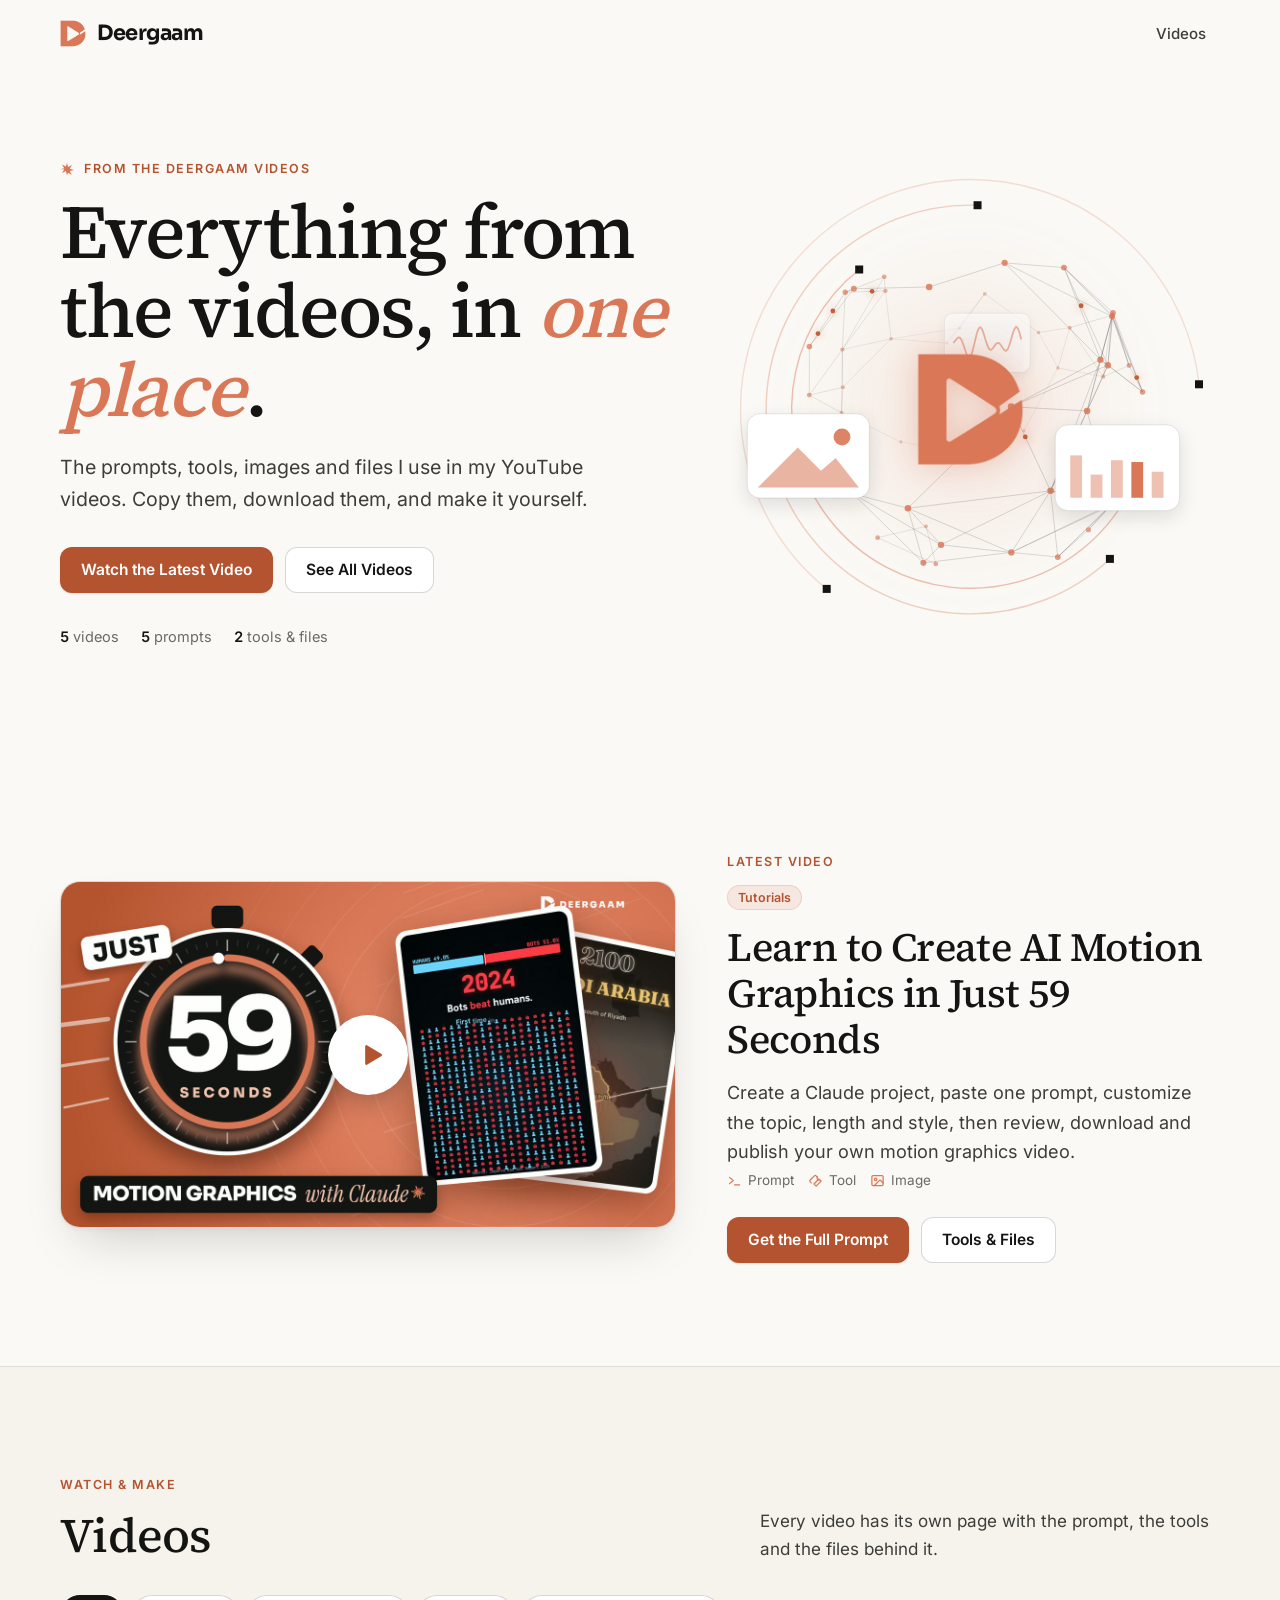
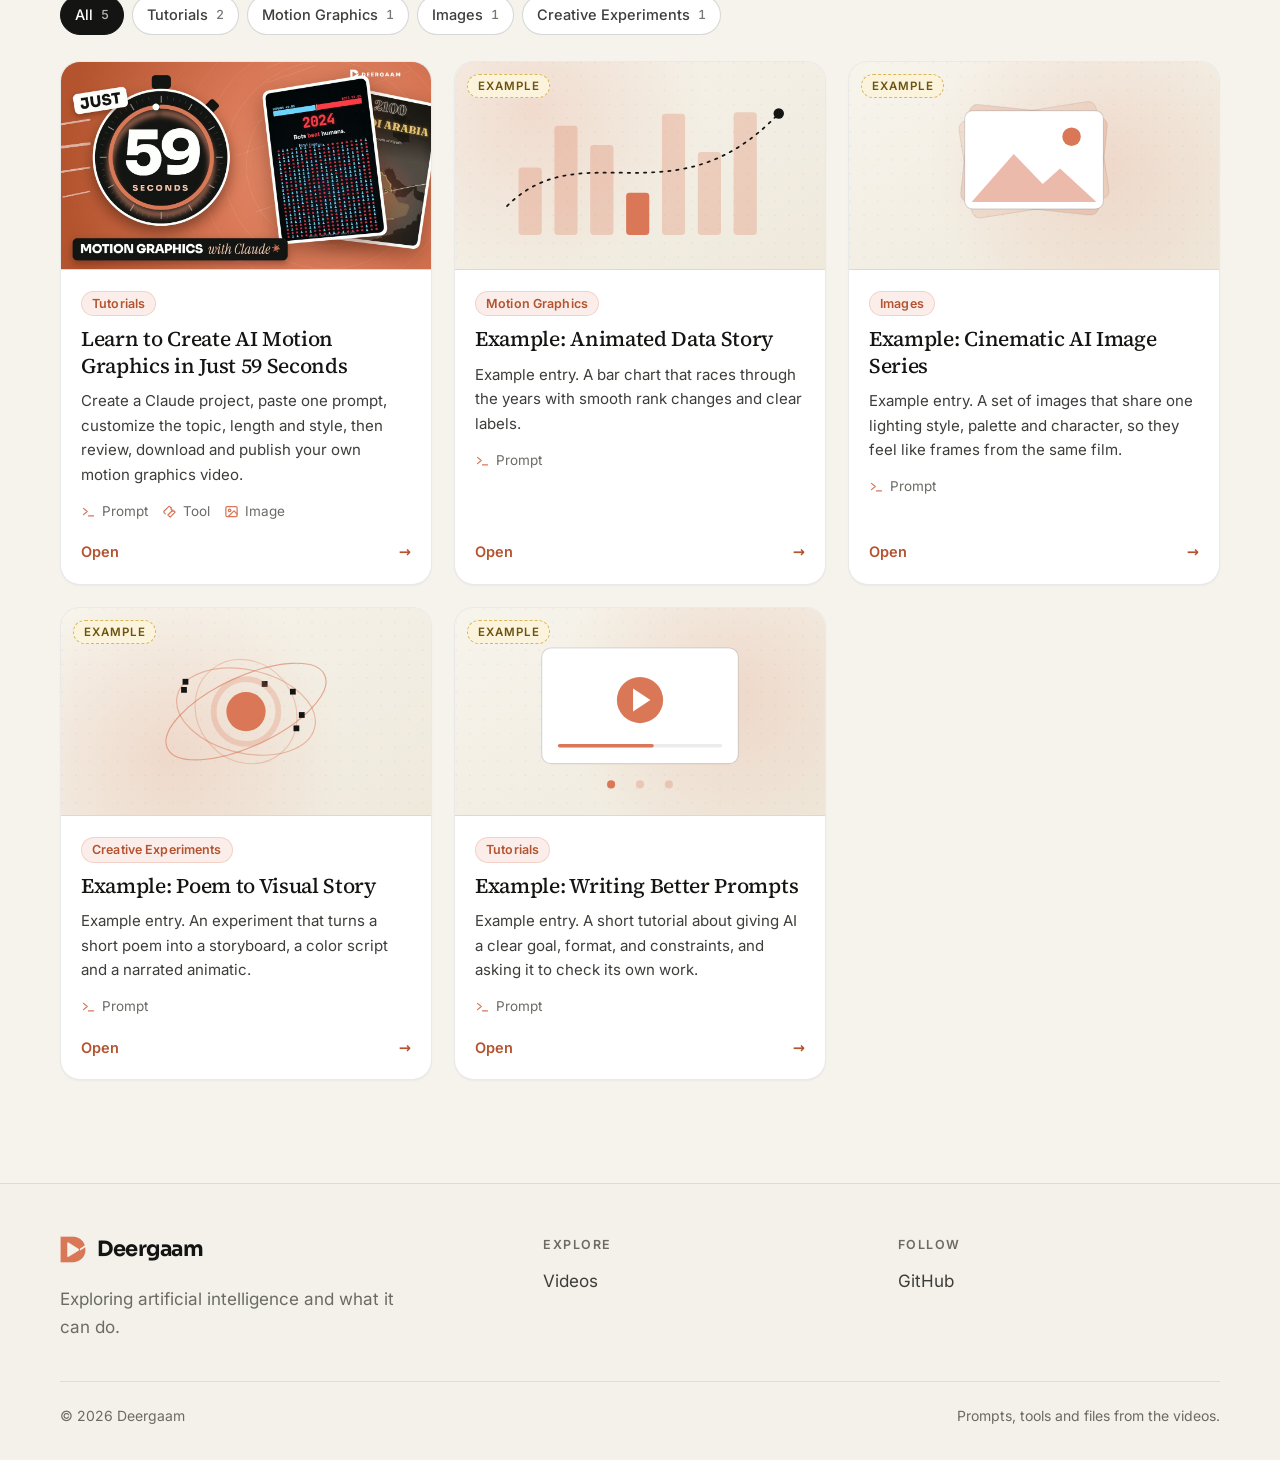
<file: index.html>
<!doctype html>
<html lang="en">
<head>
  <meta charset="utf-8">
  <meta name="viewport" content="width=device-width, initial-scale=1">
  <title>Deergaam — Prompts, Tools &amp; Files from the Videos</title>
  <meta name="description" content="Everything from Deergaam's YouTube videos in one place: the prompts, tools, images and files. Copy, download, and make it yourself.">
  <meta name="theme-color" content="#FAF9F5">
  <link rel="canonical" href="https://deergaam.github.io/">
  <meta property="og:type" content="website">
  <meta property="og:site_name" content="Deergaam">
  <meta property="og:title" content="Deergaam — Prompts, Tools & Files from the Videos">
  <meta property="og:description" content="The prompts, tools, images and files from every Deergaam video.">
  <meta property="og:url" content="https://deergaam.github.io/">
  <meta property="og:image" content="https://deergaam.github.io/assets/brand/og-image.jpg">
  <meta name="twitter:card" content="summary_large_image">
  <link rel="icon" type="image/png" sizes="32x32" href="assets/brand/favicon-orange-32.png">
  <link rel="icon" type="image/png" sizes="64x64" href="assets/brand/favicon-orange-64.png">
  <link rel="apple-touch-icon" href="assets/brand/apple-touch-icon-orange.png">
  <link rel="preload" href="assets/fonts/source-serif-4-latin-500-normal.woff2" as="font" type="font/woff2" crossorigin>
  <link rel="preload" href="assets/fonts/inter-latin-400-normal.woff2" as="font" type="font/woff2" crossorigin>
  <link rel="stylesheet" href="styles.css?v=3">
</head>
<body data-page="home">
  <a class="skip-link" href="#main">Skip to content</a>

  <header class="site-header" data-header>
    <div class="container header-inner">
      <a class="brand" href="./" aria-label="Deergaam — home">
        <img src="assets/brand/logo-mark-orange.png" alt="" width="26" height="28">
        <span class="brand-word">Deergaam</span>
      </a>
      <button class="nav-toggle" type="button" aria-expanded="false" aria-controls="site-nav" data-nav-toggle>
        <span class="nav-toggle-bars" aria-hidden="true"></span>
        <span class="sr-only">Menu</span>
      </button>
      <nav class="site-nav" id="site-nav" aria-label="Primary" data-nav>
        <ul>
          <li><a href="#projects" data-section="projects" data-filter="All">Videos</a></li>
        </ul>
      </nav>
    </div>
  </header>

  <main id="main" tabindex="-1">
    <!-- HERO -->
    <section class="hero" id="home" aria-labelledby="hero-title">
      <div class="container hero-grid">
        <div class="hero-copy">
          <p class="eyebrow"><span class="eyebrow-dot" aria-hidden="true"><svg viewBox="0 0 24 24"><path d="M12 1.5l1.9 7.2 6.5-3.6-3.6 6.5 7.2 1.9-7.2 1.9 3.6 6.5-6.5-3.6L12 22.5l-1.9-7.2-6.5 3.6 3.6-6.5L0 12.5l7.2-1.9-3.6-6.5 6.5 3.6z"/></svg></span>From the Deergaam videos</p>
          <h1 id="hero-title" class="hero-title">Everything from the videos, in <span class="accent">one place</span>.</h1>
          <p class="hero-lead">The prompts, tools, images and files I use in my YouTube videos. Copy them, download them, and make it yourself.</p>
          <div class="hero-actions">
            <a class="btn btn-primary" href="#featured" data-latest-link>Watch the Latest Video</a>
            <a class="btn btn-ghost" href="#projects" data-filter="All">See All Videos</a>
          </div>
          <ul class="hero-stats" data-hero-stats></ul>
        </div>
        <div class="hero-art" aria-hidden="true">
          <canvas class="hero-canvas" data-hero-canvas></canvas>
        </div>
      </div>
    </section>

    <!-- FEATURED VIDEO -->
    <section class="section" id="featured" aria-labelledby="featured-title">
      <div class="container" data-featured>
        <!-- rendered from data/content.js -->
      </div>
    </section>

    <!-- VIDEOS -->
    <section class="section section-alt" id="projects" aria-labelledby="projects-title">
      <span id="tutorials" class="anchor-offset" aria-hidden="true"></span>
      <div class="container">
        <div class="section-head">
          <div>
            <p class="eyebrow">Watch &amp; make</p>
            <h2 id="projects-title" class="section-title">Videos</h2>
          </div>
          <p class="section-intro">Every video has its own page with the prompt, the tools and the files behind it.</p>
        </div>
        <div class="filters" role="group" aria-label="Filter videos by category" data-project-filters></div>
        <p class="sr-only" aria-live="polite" data-project-status></p>
        <div class="card-grid" data-project-grid></div>
      </div>
    </section>
  </main>

  <footer class="site-footer" data-footer></footer>

  <div class="toast" role="status" aria-live="polite" data-toast></div>
  <noscript><p class="noscript">This site needs JavaScript to show videos, prompts and files.</p></noscript>

  <script src="data/content.js"></script>
  <script src="script.js?v=3"></script>
</body>
</html>
</file>
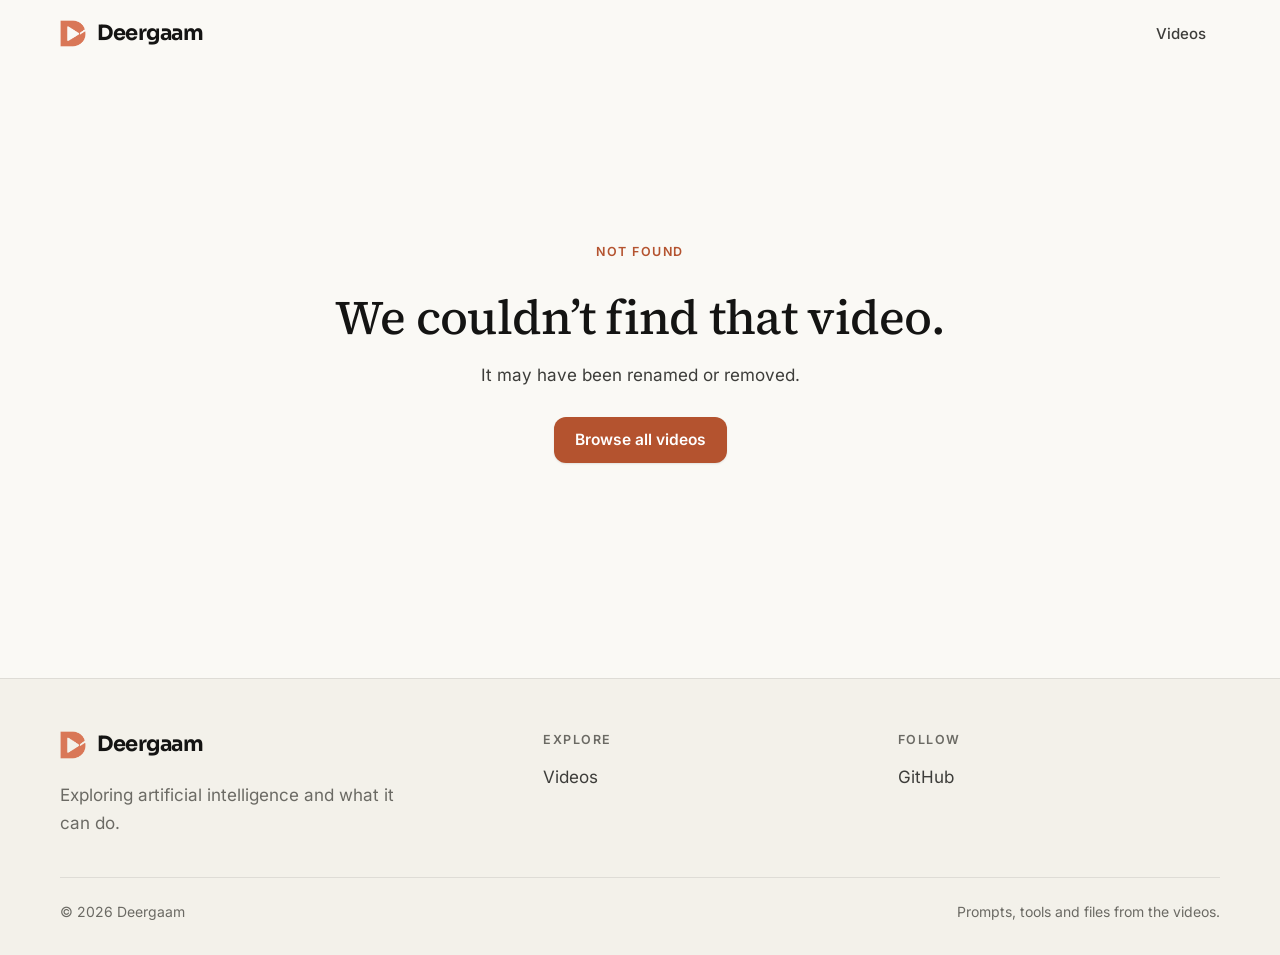
<file: project.html>
<!doctype html>
<html lang="en">
<head>
  <meta charset="utf-8">
  <meta name="viewport" content="width=device-width, initial-scale=1">
  <title>Project — Deergaam</title>
  <meta name="description" content="A Deergaam project: the video, the prompt, and the tools and files behind it.">
  <meta name="theme-color" content="#FAF9F5">
  <meta property="og:type" content="article">
  <meta property="og:site_name" content="Deergaam">
  <meta property="og:image" content="https://deergaam.github.io/assets/brand/og-image.jpg">
  <meta name="twitter:card" content="summary_large_image">
  <link rel="icon" type="image/png" sizes="32x32" href="assets/brand/favicon-orange-32.png">
  <link rel="icon" type="image/png" sizes="64x64" href="assets/brand/favicon-orange-64.png">
  <link rel="apple-touch-icon" href="assets/brand/apple-touch-icon-orange.png">
  <link rel="preload" href="assets/fonts/source-serif-4-latin-500-normal.woff2" as="font" type="font/woff2" crossorigin>
  <link rel="preload" href="assets/fonts/inter-latin-400-normal.woff2" as="font" type="font/woff2" crossorigin>
  <link rel="stylesheet" href="styles.css?v=3">
</head>
<body data-page="project">
  <a class="skip-link" href="#main">Skip to content</a>

  <header class="site-header" data-header>
    <div class="container header-inner">
      <a class="brand" href="./" aria-label="Deergaam — home">
        <img src="assets/brand/logo-mark-orange.png" alt="" width="26" height="28">
        <span class="brand-word">Deergaam</span>
      </a>
      <button class="nav-toggle" type="button" aria-expanded="false" aria-controls="site-nav" data-nav-toggle>
        <span class="nav-toggle-bars" aria-hidden="true"></span>
        <span class="sr-only">Menu</span>
      </button>
      <nav class="site-nav" id="site-nav" aria-label="Primary" data-nav>
        <ul>
          <li><a href="./#projects">Videos</a></li>
        </ul>
      </nav>
    </div>
  </header>

  <main id="main" tabindex="-1">
    <div class="container project-page" data-project-root>
      <!-- rendered from data/content.js -->
    </div>
  </main>

  <footer class="site-footer" data-footer></footer>

  <div class="toast" role="status" aria-live="polite" data-toast></div>
  <noscript><p class="noscript">This site needs JavaScript to show project details.</p></noscript>

  <script src="data/content.js"></script>
  <script src="script.js?v=3"></script>
</body>
</html>
</file>
<file: styles.css>
/* ==========================================================================
   Deergaam — styles
   Palette: warm ivory · white · Claude-style orange
   ========================================================================== */

@font-face { font-family: "Source Serif 4"; src: url("assets/fonts/source-serif-4-latin-500-normal.woff2") format("woff2"); font-weight: 500; font-display: swap; }
@font-face { font-family: "Source Serif 4"; src: url("assets/fonts/source-serif-4-latin-600-normal.woff2") format("woff2"); font-weight: 600; font-display: swap; }
@font-face { font-family: "Sora"; src: url("assets/fonts/sora-latin-700-normal.woff2") format("woff2"); font-weight: 700; font-display: swap; }
@font-face { font-family: "Inter"; src: url("assets/fonts/inter-latin-400-normal.woff2") format("woff2"); font-weight: 400; font-display: swap; }
@font-face { font-family: "Inter"; src: url("assets/fonts/inter-latin-500-normal.woff2") format("woff2"); font-weight: 500; font-display: swap; }
@font-face { font-family: "Inter"; src: url("assets/fonts/inter-latin-600-normal.woff2") format("woff2"); font-weight: 600; font-display: swap; }
@font-face { font-family: "JetBrains Mono"; src: url("assets/fonts/jetbrains-mono-latin-400-normal.woff2") format("woff2"); font-weight: 400; font-display: swap; }

:root {
  --bg: #FAF9F5;          /* warm ivory page */
  --bg-2: #F3F1EA;        /* code blocks, inputs */
  --surface: #FFFFFF;     /* cards */
  --surface-2: #F0EEE6;
  --line: rgba(20, 20, 19, 0.09);
  --line-strong: rgba(20, 20, 19, 0.17);
  --orange: #D97757;      /* decorative accent (not for small text) */
  --orange-strong: #B4532F; /* buttons, links — 4.98:1 with white */
  --orange-hover: #A9491F;
  --orange-dim: rgba(217, 119, 87, 0.12);
  --text: #141413;
  --text-2: #3D3D3A;
  --text-3: #6B6A64;      /* 5.1:1 on --bg */
  --radius: 14px;
  --radius-lg: 20px;
  --shadow: 0 1px 2px rgba(20, 20, 19, 0.04), 0 12px 32px -12px rgba(20, 20, 19, 0.14);
  --shadow-lg: 0 2px 4px rgba(20, 20, 19, 0.04), 0 24px 48px -20px rgba(20, 20, 19, 0.22);
  --font-display: "Source Serif 4", Georgia, "Times New Roman", serif;
  --font-brand: "Sora", "Segoe UI", system-ui, sans-serif;
  --font-body: "Inter", "Segoe UI", system-ui, sans-serif;
  --font-mono: "JetBrains Mono", ui-monospace, "Cascadia Mono", Consolas, monospace;
  --header-h: 68px;
  --container: 1160px;
  --ease: cubic-bezier(0.22, 1, 0.36, 1);
}

*, *::before, *::after { box-sizing: border-box; }
html { scroll-padding-top: calc(var(--header-h) + 16px); -webkit-text-size-adjust: 100%; }
/* smooth only once loaded, so links like project.html?id=…#prompt land straight on the section */
html.is-loaded { scroll-behavior: smooth; }
body {
  margin: 0; background: var(--bg); color: var(--text);
  font: 400 17px/1.65 var(--font-body);
  -webkit-font-smoothing: antialiased; text-rendering: optimizeLegibility;
  overflow-x: hidden;
}
img, svg, video, canvas { display: block; max-width: 100%; }
a { color: var(--orange-strong); text-decoration-thickness: 1px; text-underline-offset: 3px; }
a:hover { color: var(--orange-hover); }
h1, h2, h3 { font-family: var(--font-display); font-weight: 500; line-height: 1.15; margin: 0; letter-spacing: -0.015em; }
p { margin: 0; }
button { font: inherit; color: inherit; }
::selection { background: rgba(217, 119, 87, 0.28); color: var(--text); }

:focus-visible { outline: 2px solid var(--orange-strong); outline-offset: 3px; border-radius: 8px; }
.sr-only { position: absolute !important; width: 1px; height: 1px; padding: 0; margin: -1px; overflow: hidden; clip: rect(0 0 0 0); white-space: nowrap; border: 0; }
.skip-link { position: absolute; left: 16px; top: -100px; z-index: 100; background: var(--orange-strong); color: #fff; padding: 10px 16px; border-radius: 10px; font-weight: 600; text-decoration: none; }
.skip-link:focus { top: 12px; }
.container { width: min(var(--container), 100% - 48px); margin-inline: auto; }
main:focus { outline: none; }

/* ---------- buttons, chips, badges ---------- */
.btn {
  display: inline-flex; align-items: center; justify-content: center; gap: 10px;
  min-height: 46px; padding: 11px 20px; border-radius: 12px; border: 1px solid transparent;
  font: 600 15.5px/1.2 var(--font-body); text-decoration: none; cursor: pointer;
  transition: transform 0.2s var(--ease), background-color 0.2s, border-color 0.2s, color 0.2s, box-shadow 0.2s;
}
.btn:active { transform: translateY(1px) scale(0.99); }
.btn-primary { background: var(--orange-strong); color: #fff; box-shadow: 0 1px 2px rgba(20, 20, 19, 0.1); }
.btn-primary:hover { background: var(--orange-hover); color: #fff; }
.btn-ghost { background: var(--surface); color: var(--text); border-color: var(--line-strong); }
.btn-ghost:hover { border-color: var(--orange); color: var(--text); background: #FFFCFA; }
.btn-sm { min-height: 40px; padding: 8px 14px; font-size: 14.5px; border-radius: 10px; }
.btn svg { width: 18px; height: 18px; flex: none; fill: none; stroke: currentColor; stroke-width: 2; stroke-linecap: round; stroke-linejoin: round; }
.btn.is-copied { background: var(--text); color: #fff; }

.chip {
  display: inline-flex; align-items: center; gap: 6px; padding: 3px 10px; border-radius: 999px;
  font: 600 12.5px/1.4 var(--font-body); letter-spacing: 0.01em;
  color: var(--orange-strong); background: var(--orange-dim); border: 1px solid rgba(217, 119, 87, 0.25);
}
.badge-example {
  display: inline-flex; align-items: center; padding: 3px 10px; border-radius: 999px;
  font: 600 11.5px/1.4 var(--font-body); letter-spacing: 0.08em; text-transform: uppercase;
  color: #6B5310; background: #FBF3DB; border: 1px dashed #D9B75A;
}
.eyebrow {
  display: inline-flex; align-items: center; gap: 10px; margin-bottom: 14px;
  font: 600 12.5px/1.4 var(--font-body); letter-spacing: 0.12em; text-transform: uppercase; color: var(--orange-strong);
}
.eyebrow-dot { width: 14px; height: 14px; flex: none; color: var(--orange); }
.eyebrow-dot svg { width: 100%; height: 100%; fill: currentColor; }

/* ---------- header ---------- */
.site-header {
  position: sticky; top: 0; z-index: 50; height: var(--header-h);
  background: rgba(250, 249, 245, 0.8); backdrop-filter: saturate(140%) blur(14px); -webkit-backdrop-filter: saturate(140%) blur(14px);
  border-bottom: 1px solid transparent; transition: border-color 0.3s, background-color 0.3s;
}
.site-header.is-scrolled { border-bottom-color: var(--line); background: rgba(250, 249, 245, 0.92); }
.header-inner { height: 100%; display: flex; align-items: center; justify-content: space-between; gap: 24px; }
.brand { display: inline-flex; align-items: center; gap: 11px; text-decoration: none; color: var(--text); }
.brand img { width: 26px; height: auto; }
.brand-word { font: 700 21px/1 var(--font-brand); letter-spacing: -0.02em; }
.brand:hover { color: var(--text); }
.site-nav ul { display: flex; gap: 4px; list-style: none; margin: 0; padding: 0; }
.site-nav a {
  display: block; padding: 9px 14px; border-radius: 10px; text-decoration: none;
  color: var(--text-2); font: 500 15px/1.2 var(--font-body); transition: color 0.2s, background-color 0.2s;
}
.site-nav a:hover { color: var(--text); background: rgba(20, 20, 19, 0.05); }
.site-nav a[aria-current="true"] { color: var(--text); background: rgba(20, 20, 19, 0.07); }
.nav-toggle { display: none; }

/* ---------- hero ---------- */
.hero { padding: clamp(40px, 7vw, 88px) 0 clamp(48px, 7vw, 80px); }
.hero-grid { display: grid; grid-template-columns: minmax(0, 1.1fr) minmax(0, 0.9fr); gap: clamp(24px, 4vw, 64px); align-items: center; }
.hero-title { font-size: clamp(42px, 6vw, 76px); font-weight: 500; letter-spacing: -0.025em; line-height: 1.04; }
.hero-title .accent { color: var(--orange); font-style: italic; }
.hero-lead { margin-top: 22px; max-width: 540px; font-size: clamp(17px, 1.6vw, 19.5px); color: var(--text-2); }
.hero-actions { display: flex; flex-wrap: wrap; gap: 12px; margin-top: 32px; }
.hero-stats { display: flex; flex-wrap: wrap; gap: 8px 22px; margin-top: 32px; padding: 0; list-style: none; color: var(--text-3); font-size: 14.5px; }
.hero-stats strong { color: var(--text); font-weight: 600; font-variant-numeric: tabular-nums; }
.hero-art { position: relative; aspect-ratio: 1 / 1; width: 100%; max-width: 520px; justify-self: end; }
.hero-art::before { content: ""; position: absolute; inset: 14%; border-radius: 50%; background: radial-gradient(circle, rgba(217, 119, 87, 0.16), transparent 70%); filter: blur(24px); }
.hero-canvas { position: relative; width: 100%; height: 100%; }

/* ---------- sections ---------- */
.section { padding: clamp(56px, 8vw, 104px) 0; position: relative; }
.section + .section { border-top: 1px solid var(--line); }
.section-head { display: flex; justify-content: space-between; align-items: end; gap: 20px 48px; flex-wrap: wrap; margin-bottom: 32px; }
.section-title { font-size: clamp(32px, 4vw, 48px); }
.section-intro { max-width: 460px; color: var(--text-2); }
.anchor-offset { position: absolute; top: 0; }
.section-alt { background: #F5F3EC; }

/* ---------- featured ---------- */
.featured { display: grid; grid-template-columns: minmax(0, 1.25fr) minmax(0, 1fr); gap: clamp(28px, 4vw, 56px); align-items: center; }
.featured-title { font-size: clamp(28px, 3.2vw, 40px); }
.featured-title a { color: inherit; text-decoration: none; }
.featured-title a:hover { color: var(--orange-strong); }
.featured-copy p.lead { margin-top: 16px; color: var(--text-2); font-size: 18px; }
.featured-meta { display: flex; flex-wrap: wrap; gap: 8px; margin-bottom: 14px; }
.featured-actions { display: flex; flex-wrap: wrap; gap: 12px; margin-top: 26px; }

.video { position: relative; aspect-ratio: 16 / 9; border-radius: var(--radius-lg); overflow: hidden; background: var(--surface-2); border: 1px solid var(--line); box-shadow: var(--shadow-lg); }
.video img, .video iframe, .video video { position: absolute; inset: 0; width: 100%; height: 100%; object-fit: cover; border: 0; }
.video-facade { all: unset; position: absolute; inset: 0; cursor: pointer; }
.video-facade:focus-visible { outline: 3px solid var(--orange-strong); outline-offset: -3px; border-radius: var(--radius-lg); }
.play-btn {
  position: absolute; left: 50%; top: 50%; width: 80px; height: 80px; margin: -40px 0 0 -40px; border-radius: 50%;
  display: grid; place-items: center; background: #fff; color: var(--orange-strong); box-shadow: 0 10px 30px -6px rgba(20, 20, 19, 0.35);
  transition: transform 0.25s var(--ease);
}
.play-btn svg { width: 28px; height: 28px; margin-left: 5px; fill: currentColor; }
.video-facade:hover .play-btn { transform: scale(1.06); }
.video-link { display: block; }
.video-link img { transition: transform 0.6s var(--ease); }
.video-link:hover img { transform: scale(1.02); }
.video-link:hover .play-btn { transform: scale(1.08); }
.video-placeholder::after { content: ""; position: absolute; inset: 0; background: linear-gradient(180deg, rgba(20, 20, 19, 0) 45%, rgba(20, 20, 19, 0.45)); }
.placeholder-note {
  position: absolute; left: 16px; right: 16px; bottom: 16px; z-index: 1;
  display: flex; gap: 12px; align-items: flex-start; padding: 12px 14px; border-radius: 12px;
  background: rgba(255, 255, 255, 0.95); border: 1px solid var(--line); color: var(--text-2); font-size: 14px; line-height: 1.5;
}
.placeholder-note strong { color: var(--orange-strong); display: block; font-size: 12.5px; letter-spacing: 0.08em; text-transform: uppercase; }

/* ---------- filters ---------- */
.filters { display: flex; flex-wrap: wrap; gap: 8px; }
.filter-btn {
  display: inline-flex; align-items: center; gap: 8px; min-height: 40px; padding: 7px 14px; border-radius: 999px; cursor: pointer;
  background: var(--surface); border: 1px solid var(--line-strong); color: var(--text-2); font: 500 14.5px/1.2 var(--font-body);
  transition: background-color 0.2s, color 0.2s, border-color 0.2s;
}
.filter-btn:hover { color: var(--text); border-color: var(--orange); }
.filter-btn[aria-pressed="true"] { background: var(--text); border-color: var(--text); color: #fff; }
.filter-count { font-size: 12.5px; opacity: 0.7; font-variant-numeric: tabular-nums; }

/* ---------- project cards ---------- */
.card-grid { display: grid; grid-template-columns: repeat(3, minmax(0, 1fr)); gap: 22px; margin-top: 26px; }
.card {
  position: relative; display: flex; flex-direction: column; border-radius: var(--radius-lg); overflow: hidden;
  background: var(--surface); border: 1px solid var(--line); box-shadow: 0 1px 2px rgba(20, 20, 19, 0.04);
  transition: transform 0.35s var(--ease), border-color 0.3s, box-shadow 0.35s;
}
.card:hover, .card:focus-within { transform: translateY(-3px); border-color: rgba(217, 119, 87, 0.45); box-shadow: var(--shadow-lg); }
.card-thumb { position: relative; aspect-ratio: 16 / 9; background: var(--surface-2); overflow: hidden; border-bottom: 1px solid var(--line); }
.card-thumb img, .card-thumb svg { width: 100%; height: 100%; object-fit: cover; transition: transform 0.6s var(--ease); }
.card:hover .card-thumb img, .card:hover .card-thumb svg { transform: scale(1.03); }
.card-thumb .badge-example { position: absolute; top: 12px; left: 12px; }
.card-body { display: flex; flex-direction: column; gap: 10px; padding: 18px 20px 20px; flex: 1; }
.card-title { font-size: 21px; font-weight: 500; line-height: 1.25; }
.card-title a { color: var(--text); text-decoration: none; }
.card-title a::after { content: ""; position: absolute; inset: 0; border-radius: var(--radius-lg); } /* whole card clickable */
.card-title a:focus-visible { outline: none; }
.card:has(.card-title a:focus-visible) { outline: 2px solid var(--orange-strong); outline-offset: 3px; }
.card-desc { color: var(--text-2); font-size: 15px; }
.card-includes { display: flex; flex-wrap: wrap; gap: 6px 14px; list-style: none; margin: 2px 0 0; padding: 0; color: var(--text-3); font-size: 13.5px; }
.card-includes li { display: inline-flex; align-items: center; gap: 6px; }
.card-includes svg { width: 15px; height: 15px; fill: none; stroke: var(--orange); stroke-width: 2; stroke-linecap: round; stroke-linejoin: round; }
.card-includes a { display: inline-flex; align-items: center; gap: 6px; color: inherit; text-decoration: none; }
.card-includes a:hover { color: var(--orange-strong); text-decoration: underline; }
.card-foot { margin-top: auto; padding-top: 8px; display: flex; align-items: center; justify-content: space-between; gap: 12px; color: var(--orange-strong); font-weight: 600; font-size: 14.5px; }
.card-foot .arrow { transition: transform 0.3s var(--ease); }
.card:hover .card-foot .arrow { transform: translateX(4px); }
.empty { padding: 36px; text-align: center; color: var(--text-3); border: 1px dashed var(--line-strong); border-radius: var(--radius-lg); background: var(--surface); }

/* ---------- prompt library ---------- */
.prompt-controls { display: flex; flex-direction: column; gap: 14px; padding: 18px; border-radius: var(--radius-lg); background: var(--surface); border: 1px solid var(--line); }
.search { position: relative; }
.search input {
  width: 100%; min-height: 50px; padding: 12px 18px 12px 48px; border-radius: 12px;
  background: var(--bg); border: 1px solid var(--line-strong); color: var(--text); font: 400 16.5px/1.3 var(--font-body);
}
.search input::placeholder { color: var(--text-3); }
.search input:focus-visible { outline: 2px solid var(--orange-strong); outline-offset: 2px; border-color: transparent; }
.search-icon { position: absolute; left: 17px; top: 50%; width: 19px; height: 19px; transform: translateY(-50%); fill: none; stroke: var(--text-3); stroke-width: 2; stroke-linecap: round; }
.result-count { margin: 16px 4px 12px; color: var(--text-3); font-size: 14px; }
.prompt-list { display: grid; gap: 16px; }
.prompt-card { border-radius: var(--radius-lg); background: var(--surface); border: 1px solid var(--line); padding: clamp(18px, 3vw, 26px); transition: border-color 0.3s, box-shadow 0.3s; }
.prompt-card:target, .prompt-card.is-highlight { border-color: var(--orange); box-shadow: 0 0 0 4px var(--orange-dim); }
.prompt-top { display: flex; justify-content: space-between; align-items: flex-start; gap: 16px 24px; flex-wrap: wrap; }
.prompt-meta { display: flex; flex-wrap: wrap; gap: 8px; margin-bottom: 10px; }
.prompt-title { font-size: clamp(21px, 2.2vw, 25px); }
.prompt-desc { margin-top: 6px; color: var(--text-2); max-width: 720px; }
.prompt-rel { margin-top: 8px; font-size: 14px; color: var(--text-3); }
.prompt-rel a { font-weight: 600; }
.prompt-body { position: relative; margin-top: 16px; border-radius: 12px; background: var(--bg-2); border: 1px solid var(--line); overflow: hidden; }
.prompt-body pre {
  margin: 0; padding: 16px 18px; white-space: pre-wrap; overflow-wrap: anywhere; word-break: normal;
  font: 400 14px/1.7 var(--font-mono); color: var(--text-2); tab-size: 2;
}
.prompt-body.is-collapsed { max-height: 9.6em; }
.prompt-body.is-collapsed::after { content: ""; position: absolute; left: 0; right: 0; bottom: 0; height: 70%; background: linear-gradient(180deg, rgba(243, 241, 234, 0), var(--bg-2) 85%); pointer-events: none; }
.prompt-actions { display: flex; flex-wrap: wrap; gap: 10px; margin-top: 14px; }
.toggle-icon { transition: transform 0.3s var(--ease); }
[aria-expanded="true"] .toggle-icon { transform: rotate(180deg); }

/* ---------- resources (tools, files, images, links) ---------- */
.resource-list { display: grid; grid-template-columns: repeat(2, minmax(0, 1fr)); gap: 12px; list-style: none; margin: 0; padding: 0; }
.resource {
  position: relative; display: flex; align-items: center; gap: 14px; padding: 14px 16px; border-radius: var(--radius);
  background: var(--surface); border: 1px solid var(--line); transition: border-color 0.25s, box-shadow 0.25s;
}
.resource:hover, .resource:focus-within { border-color: rgba(217, 119, 87, 0.5); box-shadow: var(--shadow); }
.resource-icon { flex: none; display: grid; place-items: center; width: 44px; height: 44px; border-radius: 11px; background: var(--orange-dim); color: var(--orange-strong); overflow: hidden; }
.resource-icon svg { width: 21px; height: 21px; fill: none; stroke: currentColor; stroke-width: 1.9; stroke-linecap: round; stroke-linejoin: round; }
.resource-icon img { width: 100%; height: 100%; object-fit: cover; }
.resource-main { min-width: 0; flex: 1; }
.resource-type { font: 600 11.5px/1.4 var(--font-body); letter-spacing: 0.1em; text-transform: uppercase; color: var(--text-3); }
.resource-title { display: block; font-weight: 600; color: var(--text); text-decoration: none; line-height: 1.35; }
.resource-title::after { content: ""; position: absolute; inset: 0; border-radius: var(--radius); }
.resource-title:hover { color: var(--text); }
.resource-title:focus-visible { outline: none; }
.resource:has(.resource-title:focus-visible) { outline: 2px solid var(--orange-strong); outline-offset: 3px; }
.resource-desc { margin-top: 2px; color: var(--text-2); font-size: 14.5px; line-height: 1.5; }
.resource-rel { margin-top: 4px; font-size: 13px; color: var(--text-3); }
.resource-rel a { position: relative; z-index: 1; font-weight: 600; }
.resource-go { flex: none; width: 18px; height: 18px; fill: none; stroke: var(--text-3); stroke-width: 2; stroke-linecap: round; stroke-linejoin: round; transition: stroke 0.2s, transform 0.25s var(--ease); }
.resource:hover .resource-go { stroke: var(--orange-strong); transform: translateY(1px); }
.resource-controls { margin-bottom: 18px; }

.gallery { display: grid; grid-template-columns: repeat(3, minmax(0, 1fr)); gap: 14px; list-style: none; margin: 0 0 14px; padding: 0; }
.gallery-item { position: relative; border-radius: var(--radius); overflow: hidden; background: var(--surface); border: 1px solid var(--line); }
.gallery-item img { width: 100%; aspect-ratio: 16 / 10; object-fit: cover; }
.gallery-cap { display: flex; align-items: center; justify-content: space-between; gap: 10px; padding: 10px 12px; font-size: 14px; font-weight: 600; }
.gallery-cap a { display: inline-flex; align-items: center; gap: 6px; font-size: 13.5px; text-decoration: none; }
.gallery-cap svg { width: 15px; height: 15px; fill: none; stroke: currentColor; stroke-width: 2; stroke-linecap: round; stroke-linejoin: round; }

/* ---------- about ---------- */
.about-grid { display: grid; grid-template-columns: minmax(0, 0.8fr) minmax(0, 1.2fr); gap: clamp(28px, 5vw, 80px); align-items: center; }
.about-mark { display: grid; place-items: center; aspect-ratio: 1; border-radius: 50%; background: radial-gradient(circle, rgba(217, 119, 87, 0.14), transparent 68%); border: 1px solid var(--line); max-width: 340px; width: 100%; justify-self: center; }
.about-mark img { width: 44%; }
.about-text { margin-top: 18px; font-size: clamp(18px, 1.8vw, 21px); color: var(--text-2); line-height: 1.6; }
.about-list { list-style: none; padding: 0; margin: 26px 0 0; display: flex; flex-wrap: wrap; gap: 8px; }

/* ---------- project page ---------- */
.project-page { padding: clamp(28px, 5vw, 60px) 0 clamp(56px, 8vw, 100px); }
.breadcrumb { display: flex; flex-wrap: wrap; gap: 8px; list-style: none; padding: 0; margin: 0 0 26px; font-size: 14px; color: var(--text-3); }
.breadcrumb li + li::before { content: "/"; margin-right: 8px; color: var(--text-3); }
.breadcrumb a { color: var(--text-2); text-decoration: none; }
.breadcrumb a:hover { color: var(--orange-strong); }
.project-head { max-width: 860px; }
.project-head h1 { font-size: clamp(34px, 4.8vw, 56px); margin-top: 12px; }
.project-head p { margin-top: 16px; font-size: 19px; color: var(--text-2); }
.project-video { margin-top: 34px; }
.project-block { margin-top: 56px; }
.project-block > h2, .related h2 { font-size: clamp(26px, 3vw, 34px); margin-bottom: 18px; }
.project-block > .prompt-desc { margin: -8px 0 16px; }
.related { margin-top: 72px; }

/* ---------- footer ---------- */
.site-footer { border-top: 1px solid var(--line); padding: 52px 0 32px; background: #F3F1EA; }
.footer-grid { display: grid; grid-template-columns: minmax(0, 1.4fr) repeat(2, minmax(0, 1fr)); gap: 32px; }
.footer-brand p { margin-top: 14px; color: var(--text-3); max-width: 340px; }
.footer-col h2 { font: 600 12.5px/1.4 var(--font-body); letter-spacing: 0.12em; text-transform: uppercase; color: var(--text-3); margin-bottom: 14px; }
.footer-col ul { list-style: none; margin: 0; padding: 0; display: grid; gap: 8px; }
.footer-col a { color: var(--text-2); text-decoration: none; }
.footer-col a:hover { color: var(--orange-strong); }
.footer-bottom { margin-top: 40px; padding-top: 22px; border-top: 1px solid var(--line); color: var(--text-3); font-size: 14px; display: flex; justify-content: space-between; gap: 16px; flex-wrap: wrap; }

/* ---------- toast ---------- */
.toast {
  position: fixed; left: 50%; bottom: 24px; z-index: 80; transform: translate(-50%, 20px); opacity: 0; pointer-events: none;
  display: flex; align-items: center; gap: 10px; padding: 12px 18px; border-radius: 12px; max-width: calc(100vw - 32px);
  background: var(--text); color: #fff; font-weight: 500; font-size: 15px; box-shadow: 0 18px 40px -12px rgba(20, 20, 19, 0.45);
  transition: opacity 0.25s, transform 0.35s var(--ease);
}
.toast.is-visible { opacity: 1; transform: translate(-50%, 0); }
.toast svg { width: 18px; height: 18px; fill: none; stroke: var(--orange); stroke-width: 2.6; stroke-linecap: round; stroke-linejoin: round; }

/* ---------- misc ---------- */
.reveal { opacity: 0; transform: translateY(16px); transition: opacity 0.7s var(--ease), transform 0.7s var(--ease); }
.reveal.is-visible { opacity: 1; transform: none; }
.noscript { padding: 16px; text-align: center; color: var(--text-2); }
.notfound { min-height: 100vh; display: grid; place-content: center; justify-items: center; gap: 16px; text-align: center; padding: 24px; }
.notfound .btn { margin-top: 12px; }

/* ==========================================================================
   Responsive
   ========================================================================== */
@media (max-width: 1024px) {
  .card-grid { grid-template-columns: repeat(2, minmax(0, 1fr)); }
  .featured { grid-template-columns: 1fr; }
  .gallery { grid-template-columns: repeat(2, minmax(0, 1fr)); }
}
@media (max-width: 860px) {
  :root { --header-h: 62px; }
  .nav-toggle {
    display: inline-grid; place-items: center; width: 44px; height: 44px; border-radius: 11px; cursor: pointer;
    background: var(--surface); border: 1px solid var(--line-strong);
  }
  .nav-toggle-bars, .nav-toggle-bars::before, .nav-toggle-bars::after { display: block; width: 18px; height: 2px; border-radius: 2px; background: var(--text); transition: transform 0.3s var(--ease), background-color 0.2s; }
  .nav-toggle-bars { position: relative; }
  .nav-toggle-bars::before, .nav-toggle-bars::after { content: ""; position: absolute; left: 0; }
  .nav-toggle-bars::before { top: -6px; } .nav-toggle-bars::after { top: 6px; }
  .nav-toggle[aria-expanded="true"] .nav-toggle-bars { background: transparent; }
  .nav-toggle[aria-expanded="true"] .nav-toggle-bars::before { transform: translateY(6px) rotate(45deg); }
  .nav-toggle[aria-expanded="true"] .nav-toggle-bars::after { transform: translateY(-6px) rotate(-45deg); }
  .site-nav {
    position: absolute; left: 0; right: 0; top: var(--header-h); padding: 10px 20px 20px;
    background: rgba(250, 249, 245, 0.98); border-bottom: 1px solid var(--line); box-shadow: 0 16px 30px -20px rgba(20, 20, 19, 0.25);
    visibility: hidden; opacity: 0; transform: translateY(-8px); transition: opacity 0.25s, transform 0.3s var(--ease), visibility 0.3s;
  }
  .site-nav.is-open { visibility: visible; opacity: 1; transform: none; }
  .site-nav ul { flex-direction: column; gap: 2px; }
  .site-nav a { padding: 13px 14px; font-size: 17px; border-radius: 12px; }
  .hero-grid { grid-template-columns: 1fr; }
  .hero-art { justify-self: center; max-width: 400px; order: -1; margin-bottom: -8px; }
  .about-grid { grid-template-columns: 1fr; }
  .about-mark { max-width: 220px; }
  .footer-grid { grid-template-columns: 1fr 1fr; }
  .footer-brand { grid-column: 1 / -1; }
  .resource-list { grid-template-columns: 1fr; }
}
@media (max-width: 600px) {
  body { font-size: 16px; }
  .container { width: min(var(--container), 100% - 32px); }
  .card-grid { grid-template-columns: 1fr; }
  .gallery { grid-template-columns: 1fr; }
  .hero-actions .btn { flex: 1 1 100%; }
  .hero-art { max-width: 300px; }
  .prompt-actions .btn { flex: 1 1 auto; }
  .prompt-body pre { font-size: 13px; padding: 14px; }
  .prompt-controls { padding: 12px; }
  .filter-btn { min-height: 38px; padding: 7px 12px; font-size: 14px; }
  .placeholder-note { left: 10px; right: 10px; bottom: 10px; font-size: 13px; padding: 10px 12px; }
  .play-btn { width: 62px; height: 62px; margin: -31px 0 0 -31px; }
}

@media (prefers-reduced-motion: reduce) {
  html, html.is-loaded { scroll-behavior: auto; }
  *, *::before, *::after { transition-duration: 0.01ms !important; animation-duration: 0.01ms !important; }
  .reveal { opacity: 1; transform: none; }
}
</file>
